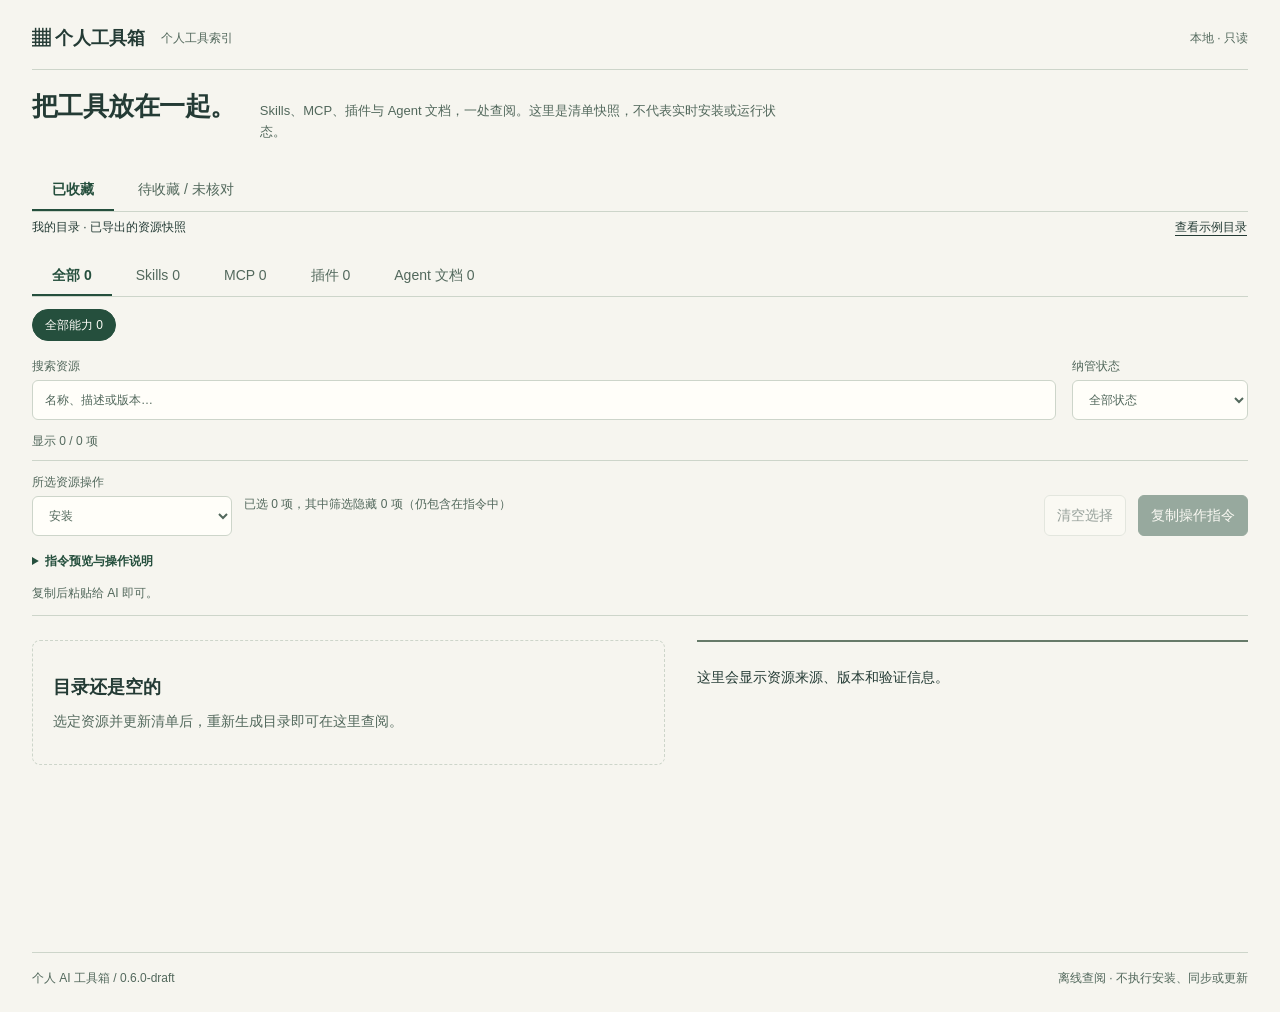
<file: skills/ai-toolbox-sync/catalog/index.html>
<!doctype html>
<html lang="zh-CN"><head><meta charset="utf-8"><meta name="viewport" content="width=device-width,initial-scale=1"><meta http-equiv="Content-Security-Policy" content="default-src 'none'; script-src 'self'; style-src 'self'; base-uri 'none'; form-action 'none'"><title>个人工具箱 · 本地目录</title><link rel="stylesheet" href="style.css"></head>
<body><main><header><span class="brand">▦ 个人工具箱</span><span class="catalog-label">个人工具索引</span><span class="tag">本地 · 只读</span></header><p id="workspace-check" role="status" aria-live="polite" hidden></p><section class="intro"><h1>把工具放在一起。</h1><p>Skills、MCP、插件与 Agent 文档，一处查阅。这里是清单快照，不代表实时安装或运行状态。</p></section><nav class="views" aria-label="收藏范围"><button id="view-collected" type="button" aria-pressed="true" aria-controls="collected-view">已收藏</button><button id="view-pending" type="button" aria-pressed="false" aria-controls="pending-view">待收藏 / 未核对</button></nav><section id="collected-view"><div class="mode"><span id="mode"></span><button id="demo" type="button">查看示例目录</button></div><nav role="tablist" aria-label="资源分类" id="tabs"></nav><div id="categories" role="group" aria-label="能力分类"></div><div class="filters"><label>搜索资源<input id="search" type="search" placeholder="名称、描述或版本…"></label><label>纳管状态<select id="status" aria-label="纳管状态"><option value="all">全部状态</option><option value="managed">已收藏</option><option value="approved">已同意</option><option value="pending">待决定</option><option value="declined">不加入</option><option value="deferred">稍后处理</option><option value="unknown">未知</option></select></label></div><p id="count" role="status" aria-live="polite"></p><section class="operations" aria-label="生成 AI 操作指令"><div class="operation-bar"><label>所选资源操作<select id="operation"><option value="install">安装</option><option value="sync">同步自建资源 / 我的文档</option><option value="check">检查第三方更新</option><option value="update">更新第三方资源</option></select></label><span id="selection-count" role="status"></span><button id="clear-selection" type="button">清空选择</button><button id="copy-operation" type="button">复制操作指令</button></div><details id="operation-disclosure"><summary>指令预览与操作说明</summary><p>跨分类和筛选保留选择；切换示例/真实目录会清空选择。网页只生成文字，不执行安装、同步或更新。</p><textarea id="operation-preview" readonly rows="3" aria-label="AI 操作指令预览"></textarea></details><p id="operation-notice" role="status"></p></section><section id="panel" role="tabpanel" tabindex="0"><div id="list"></div><aside id="detail" aria-label="资源详情"></aside></section></section><section id="pending-view" hidden><p>本机发现快照 · 待收藏与收藏状态未核对的资源。勾选只生成收集指令。</p><div id="pending-empty" class="empty"><h2>尚未载入本机盘点</h2><p>请让 AI 使用 $ai-toolbox-sync 生成包含收藏与盘点快照的本机工作台。发现文件留在本机，不进入共享清单。</p></div><div id="pending-content" hidden><section class="inventory-meta" aria-label="盘点概要"><p id="pending-stats"></p><p id="pending-date"></p><details class="scope-note"><summary>扫描范围与状态说明</summary><p>这是本机发现快照，不是正式收藏目录。文件存在、安装记录和缓存均不证明宿主已加载；来源元数据仍须在收集前核实。</p><div id="pending-scope"></div><div id="pending-warnings"></div><p>只覆盖指定目录与 Codex MCP 配置名称；其他宿主、外部链接目标、插件内未声明的 MCP 等不保证发现。已明确对应本机收藏绑定的资源已排除；其余收藏状态仍需核对，不按名称猜测。</p></details></section>
<section class="inventory-tools" aria-label="筛选与批量选择"><div class="filters"><label>搜索项目或组件<input id="pending-query" type="search" placeholder="名称、项目或来源…"></label><label>资源类型<select id="pending-kind"><option value="all">全部类型</option><option value="skill">Skill</option><option value="mcp">MCP</option><option value="plugin">插件</option></select></label></div><div class="selection-bar"><p id="pending-selection" aria-live="polite"></p><button id="pending-select-visible" type="button">勾选当前显示组件</button><button id="pending-clear" type="button">清空选择</button></div></section>
<section class="inventory-workspace" aria-label="资源选择与收集提示词"><div id="pending-list" aria-label="来源项目与组件"></div><aside class="prompt-panel" aria-label="收集提示词"><h2>交给 AI，继续收集。</h2><p>勾选不会写入收藏清单。发送提示词后，AI 才会核实所选资源并按流程收集。</p><label for="pending-prompt">完整收集提示词</label><textarea id="pending-prompt" readonly placeholder="先从左侧勾选资源，这里会生成包含所选范围与收集步骤的完整提示词。"></textarea><button id="pending-copy" type="button" disabled>复制完整提示词</button><p id="pending-notice" role="status"></p><small>跨筛选保留勾选；关闭或刷新页面会清空选择。</small></aside></section>
</div></section><footer>个人 AI 工具箱 / 0.6.0-draft<span>离线查阅 · 不执行安装、同步或更新</span></footer><noscript>请启用 JavaScript 以查看本地目录。</noscript></main><script src="data.js"></script><script src="demo-data.js"></script><script src="model.js"></script><script src="inventory-model.js"></script><script src="inventory-app.js"></script><script src="discovery-data.js"></script><script src="app.js"></script></body></html>
</file>
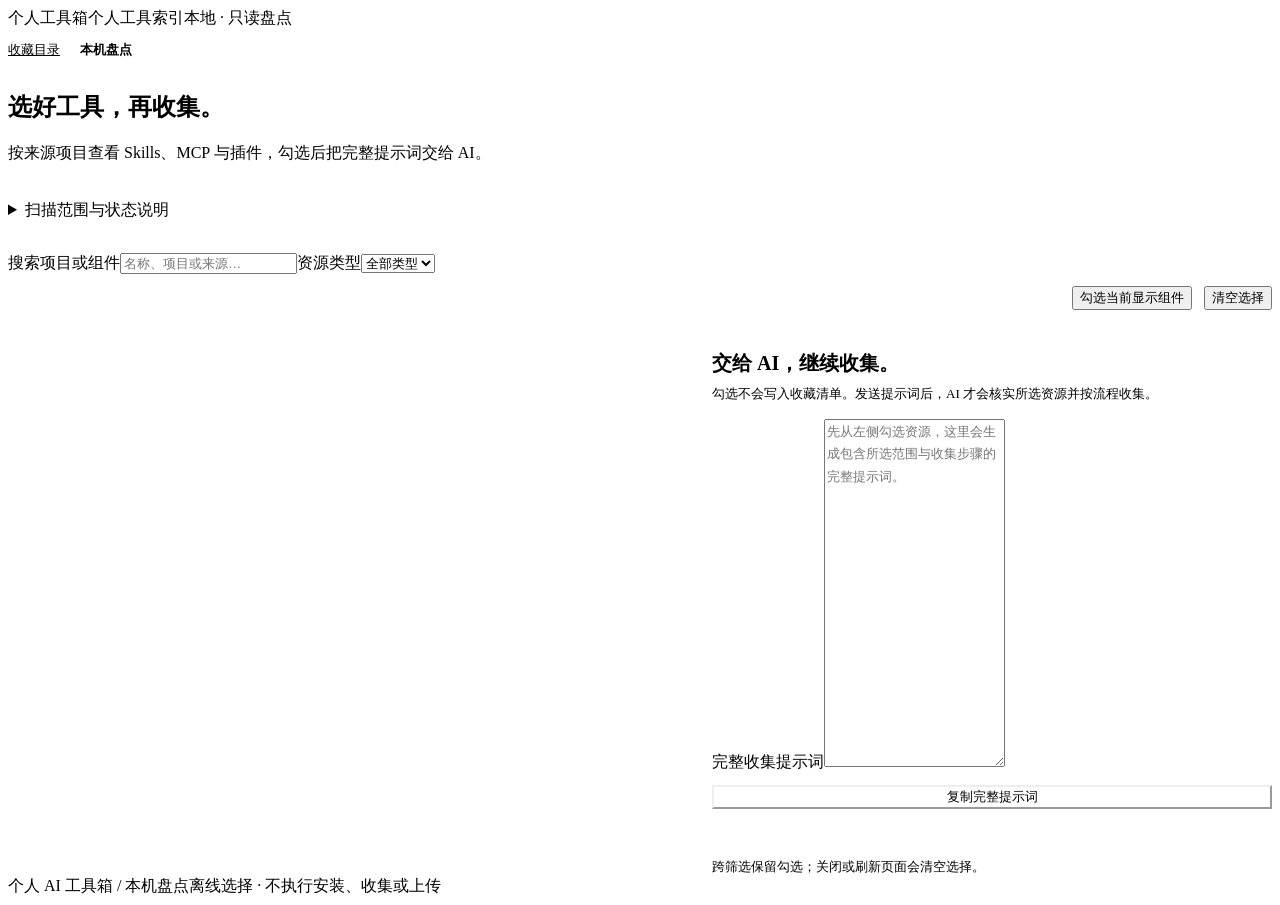
<file: skills/ai-toolbox-sync/catalog/inventory.html>
<!doctype html>
<html lang="zh-CN"><head><meta charset="utf-8"><meta name="viewport" content="width=device-width,initial-scale=1">
<meta http-equiv="Content-Security-Policy" content="default-src 'none'; script-src 'unsafe-inline'; style-src 'unsafe-inline'; connect-src 'none'; img-src 'none'; base-uri 'none'; form-action 'none'">
<title>个人工具箱 · 本机盘点</title><style>/* INVENTORY_BASE_STYLE */
/* 与收藏目录共用视觉变量；盘点页仅定义自身的布局。 */
.intro p{max-width:64ch}.page-links{display:flex;gap:20px;padding:12px 0;border-bottom:1px solid var(--line);font-size:13px}.page-links a{color:var(--muted)}.page-links [aria-current]{color:var(--green);font-weight:700;text-decoration:none}.inventory-meta{padding:16px 0}.inventory-meta p{margin:0 0 4px;font-size:12px;color:var(--muted);overflow-wrap:anywhere}#stats{font-size:13px;color:var(--ink);font-variant-numeric:tabular-nums}.scope-note{max-width:90ch}.scope-note div p{margin:4px 0}#warnings{max-height:240px;overflow:auto}.inventory-tools{border-block:1px solid var(--line);padding:16px 0;margin:0 0 24px}.inventory-tools .filters{margin:0}.selection-bar{display:flex;align-items:center;gap:12px;flex-wrap:wrap;margin-top:12px}#selection{margin:0 auto 0 0;font-size:12px;color:var(--muted);font-variant-numeric:tabular-nums}.inventory-workspace{display:grid;grid-template-columns:minmax(0,1.2fr) minmax(320px,1fr);gap:32px;align-items:start}#list{gap:0}#list article{padding:16px 0;border-top:1px solid var(--line);min-width:0}#list article:first-child{border-top:2px solid #667a69}#list article>label,.inventory-component>label{display:flex;gap:12px;align-items:center;min-height:44px;cursor:pointer;color:var(--ink);font-size:14px}#list article>label strong{font-size:16px;line-height:1.45;overflow-wrap:anywhere}input[type=checkbox]{flex:0 0 auto;width:20px;height:20px;padding:0;margin:0;accent-color:var(--green);cursor:pointer}#list article>p{margin:0 0 4px 32px;font-size:12px;color:var(--muted);overflow-wrap:anywhere}#list article>small{display:block;margin-left:32px;color:var(--muted);font-size:12px}#list article>details{margin-left:32px}.inventory-component{padding:8px 0;border-top:1px solid var(--line);min-width:0}.inventory-component label span{overflow-wrap:anywhere}.inventory-component p{margin:0 0 4px 32px;overflow-wrap:anywhere;font-size:12px;color:var(--muted)}.prompt-panel{position:sticky;top:24px}.prompt-panel h2{font-size:20px;margin:0 0 8px}.prompt-panel>p{font-size:13px;color:var(--muted);margin:8px 0 16px}.prompt-panel label{margin-bottom:8px}#prompt{min-height:280px;height:38vh;max-height:480px;line-height:1.7;white-space:pre-wrap;overflow-wrap:anywhere}#copy{background:var(--green);color:var(--surface);border-color:var(--green);width:100%;margin-top:12px}#copy:hover:not(:disabled){background:#183b2c}#notice{font-size:12px;color:var(--muted);overflow-wrap:anywhere;min-height:24px}button:disabled{opacity:1;color:var(--muted);background:var(--paper)!important;border-color:var(--line)!important}#copy:disabled{color:var(--muted)}button,input,select,textarea{scroll-margin-block:24px}*{scrollbar-color:#92a992 var(--surface)}h1,h2{text-wrap:balance}
@media(max-width:900px){.inventory-workspace{grid-template-columns:minmax(0,1fr) minmax(280px,.9fr);gap:24px}.prompt-panel{top:16px}}
@media(max-width:700px){.inventory-workspace{grid-template-columns:minmax(0,1fr);gap:24px}.prompt-panel{position:static}.inventory-tools{margin-bottom:16px}.selection-bar{gap:8px}#selection{flex-basis:100%}.selection-bar button{flex:1;min-height:44px}.inventory-tools .filters{grid-template-columns:minmax(0,1fr) 116px;gap:8px}#prompt{height:280px;max-height:none}#copy{min-height:44px}.page-links{gap:16px}#list article>details{margin-left:0}.inventory-component p{margin-left:32px}}
@media(max-height:650px){.prompt-panel{position:static}}
</style></head><body><main>
<header><span class="brand">个人工具箱</span><span class="catalog-label">个人工具索引</span><span class="tag">本地 · 只读盘点</span></header>
<nav class="page-links" aria-label="工具箱页面"><a href="__CATALOG_URI__">收藏目录</a><a href="#" aria-current="page">本机盘点</a></nav>
<section class="intro"><h1>选好工具，再收集。</h1><p>按来源项目查看 Skills、MCP 与插件，勾选后把完整提示词交给 AI。</p></section>
<section class="inventory-meta" aria-label="盘点概要"><p id="stats"></p><p id="date"></p><details class="scope-note"><summary>扫描范围与状态说明</summary><p>这是本机发现快照，不是正式收藏目录。文件存在、安装记录和缓存均不证明宿主已加载；来源元数据仍须在收集前核实。</p><div id="scope"></div><div id="warnings"></div><p>只覆盖指定目录与 Codex MCP 配置名称；其他宿主、外部链接目标、插件内未声明的 MCP 等不保证发现。收藏状态在执行收集时核对，当前统一为未核对。</p></details></section>
<section class="inventory-tools" aria-label="筛选与批量选择"><div class="filters"><label>搜索项目或组件<input id="query" type="search" placeholder="名称、项目或来源…"></label><label>资源类型<select id="kind"><option value="all">全部类型</option><option value="skill">Skill</option><option value="mcp">MCP</option><option value="plugin">插件</option></select></label></div><div class="selection-bar"><p id="selection" aria-live="polite"></p><button id="select-visible" type="button">勾选当前显示组件</button><button id="clear" type="button">清空选择</button></div></section>
<section class="inventory-workspace" aria-label="资源选择与收集提示词"><div id="list" aria-label="来源项目与组件"></div><aside class="prompt-panel" aria-label="收集提示词"><h2>交给 AI，继续收集。</h2><p>勾选不会写入收藏清单。发送提示词后，AI 才会核实所选资源并按流程收集。</p><label for="prompt">完整收集提示词</label><textarea id="prompt" readonly placeholder="先从左侧勾选资源，这里会生成包含所选范围与收集步骤的完整提示词。"></textarea><button id="copy" type="button" disabled>复制完整提示词</button><p id="notice" role="status"></p><small>跨筛选保留勾选；关闭或刷新页面会清空选择。</small></aside></section>
<footer><span>个人 AI 工具箱 / 本机盘点</span><span>离线选择 · 不执行安装、收集或上传</span></footer><noscript>请启用 JavaScript 以查看盘点列表与生成提示词。</noscript></main>
<script>/* INVENTORY_MODEL */</script><script>
/* INVENTORY_APP */
InventoryApp.mount(/* INVENTORY_DATA */);
</script></body></html>
</file>
<file: skills/ai-toolbox-sync/catalog/style.css>
/* 保留米色/深绿色身份；4px 间距节奏，优先资源操作。 */
:root{--paper:#f6f5ef;--surface:#fffef9;--ink:#243b35;--muted:#52685c;--line:#cdd5ca;--green:#254f3d;--selected:#edf2e9;--focus:#95661f}
*{box-sizing:border-box}body{margin:0;background:var(--paper);color:var(--ink);font:14px/1.6 "Segoe UI","Microsoft YaHei",sans-serif}::selection{background:#c8ddc8;color:#173d2c}main{max-width:1280px;margin:auto;padding:24px 32px}header,.mode,footer{display:flex;align-items:center;gap:16px}header{padding-bottom:16px;border-bottom:1px solid var(--line)}.brand{font-size:18px;font-weight:700}.catalog-label{font-size:12px;color:var(--muted)}.tag{margin-left:auto;font-size:12px;color:var(--muted)}
.intro{display:flex;align-items:baseline;gap:24px;padding:20px 0 16px}.intro h1{font-size:26px;line-height:1.3;letter-spacing:-.02em;margin:0;font-weight:650;flex-shrink:0}.intro p{margin:0;color:var(--muted);max-width:72ch;font-size:13px}.mode{justify-content:space-between;font-size:12px;flex-wrap:wrap}.mode span{min-width:0;overflow-wrap:anywhere}
button,input,select,textarea{font:inherit;color:inherit}button,summary{cursor:pointer}button{min-height:40px;border:1px solid var(--line);border-radius:6px;background:var(--surface);padding:8px 12px;font-weight:500}button:hover:not(:disabled){background:var(--selected);border-color:#92a992}button:disabled{opacity:.45;cursor:not-allowed}button:focus-visible,input:focus-visible,select:focus-visible,a:focus-visible,textarea:focus-visible,summary:focus-visible,[tabindex]:focus-visible{outline:3px solid var(--focus);outline-offset:3px}.mode button{background:transparent;border-color:transparent;font-size:12px;text-decoration:underline;text-underline-offset:4px;min-height:32px;padding:4px 0}
nav{display:flex;gap:4px;border-bottom:1px solid var(--line);margin-top:12px}nav button{border:0;border-radius:0;background:transparent;color:var(--muted);padding:8px 20px;border-bottom:2px solid transparent}nav button[aria-selected=true]{border-color:var(--green);color:var(--green);font-weight:700}#categories{display:flex;flex-wrap:wrap;gap:8px;margin:12px 0}#categories button{border-radius:20px;padding:4px 12px;font-size:12px;min-height:32px;background:transparent}#categories button[aria-pressed=true]{background:var(--green);color:var(--surface);border-color:var(--green)}
.filters{display:grid;grid-template-columns:minmax(0,1fr) 176px;gap:16px;margin-top:16px}label{display:grid;gap:4px;font-size:12px;color:var(--muted);min-width:0}input,select{min-width:0;width:100%;height:40px;border:1px solid var(--line);border-radius:6px;padding:8px 12px;background:var(--surface);caret-color:var(--green)}input::placeholder{color:var(--muted)}#count{font-size:12px;color:var(--muted);margin:12px 0 8px;font-variant-numeric:tabular-nums}
.operations{border-block:1px solid var(--line);padding:12px 0;margin:0 0 24px}.operation-bar{display:grid;grid-template-columns:200px minmax(0,1fr) auto auto;gap:12px;align-items:end}.operation-bar label{gap:4px}.operation-bar #selection-count{font-size:12px;color:var(--muted);align-self:center;overflow-wrap:anywhere;font-variant-numeric:tabular-nums}#copy-operation,.copy{background:var(--green);border-color:var(--green);color:var(--surface)}#copy-operation:hover:not(:disabled),.copy:hover{background:#183b2c;color:var(--surface)}details{margin-top:8px}summary{width:fit-content;max-width:100%;padding:8px 0;font-size:12px;font-weight:600;color:var(--green);min-height:36px}details p,#operation-notice,.copy-notice{font-size:12px;color:var(--muted);margin:4px 0 8px}#operation-notice{margin:4px 0 0}textarea{display:block;width:100%;min-width:0;resize:vertical;min-height:96px;border:1px solid var(--line);border-radius:6px;padding:12px;background:var(--surface);font-size:13px;line-height:1.6;caret-color:var(--green);scrollbar-color:#92a992 var(--surface)}
#panel{display:grid;grid-template-columns:minmax(0,1.15fr) minmax(0,1fr);gap:32px;align-items:start;min-height:280px}#list{display:grid;align-content:start;gap:8px;min-width:0}.resource-row{display:grid;grid-template-columns:40px minmax(0,1fr);align-items:center}.resource-row input[type=checkbox]{width:24px;height:24px;margin:8px;padding:0;accent-color:var(--green);cursor:pointer}.resource{width:100%;text-align:left;background:transparent;border:1px solid var(--line);border-radius:8px;padding:16px;display:grid;gap:4px;overflow-wrap:anywhere;min-width:0}.resource[aria-pressed=true]{border-color:var(--green);background:var(--selected)}.resource strong{font-size:16px;line-height:1.4}.resource small{font-size:12px;color:var(--muted);font-weight:400}.resource span{font-size:13px;font-weight:400;color:var(--muted)}aside{border-top:2px solid #667a69;padding:16px 0;min-width:0;overflow-wrap:anywhere}aside h2{font-size:22px;line-height:1.35;margin:0 0 16px}h3{font-size:13px;margin:20px 0 8px}aside p{margin:8px 0 12px;max-width:72ch}aside small{color:var(--muted)}dl{display:grid;grid-template-columns:88px minmax(0,1fr);column-gap:16px;row-gap:12px;margin:24px 0;font-size:13px}dt{color:var(--muted)}dd{margin:0;overflow-wrap:anywhere;font-variant-numeric:tabular-nums}a{color:var(--green);text-underline-offset:3px}.copy{margin-top:8px}.empty{padding:32px 20px;border:1px dashed var(--line);border-radius:8px;color:var(--muted)}.empty h2{font-size:18px;color:var(--ink);margin:0 0 8px}.empty p{margin:0}footer{justify-content:space-between;flex-wrap:wrap;border-top:1px solid var(--line);margin-top:32px;padding-top:16px;font-size:12px;color:var(--muted)}
@media(max-width:900px){.intro{display:block}.intro p{margin-top:8px}.operation-bar{grid-template-columns:minmax(0,1fr) auto auto}.operation-bar #selection-count{grid-column:1/-1;grid-row:2}#panel{gap:24px}}
@media(max-width:650px){main{padding:16px}.catalog-label{display:none}header{gap:8px}.intro{padding:16px 0}.intro h1{font-size:24px}.mode{gap:4px}nav{gap:0}nav button{flex:1;min-width:0;padding:8px 4px;font-size:13px;min-height:44px}.filters{grid-template-columns:minmax(0,1fr) 124px;gap:8px}.operation-bar{grid-template-columns:minmax(0,1fr) minmax(0,1fr);gap:8px}.operation-bar label{grid-column:1/-1}.operation-bar #selection-count{grid-row:auto;grid-column:1/-1}.operation-bar button{min-height:44px;padding:8px}#categories button{min-height:36px}#panel{grid-template-columns:minmax(0,1fr);gap:24px}.operations{margin-bottom:16px}.resource{padding:12px}.resource-row{grid-template-columns:40px minmax(0,1fr)}aside{padding-top:16px}footer{gap:4px}dl{grid-template-columns:80px minmax(0,1fr);gap:12px}}

[hidden]{display:none!important}.views button[aria-pressed=true]{border-color:var(--green);color:var(--green);font-weight:700}
/* 与收藏目录共用视觉变量；盘点页仅定义自身的布局。 */
.inventory-page-links{display:flex;gap:20px;padding:12px 0;border-bottom:1px solid var(--line);font-size:13px}.inventory-page-links a{color:var(--muted)}.inventory-page-links [aria-current]{color:var(--green);font-weight:700;text-decoration:none}.inventory-meta{padding:16px 0}.inventory-meta p{margin:0 0 4px;font-size:12px;color:var(--muted);overflow-wrap:anywhere}#pending-stats{font-size:13px;color:var(--ink);font-variant-numeric:tabular-nums}.scope-note{max-width:90ch}.scope-note div p{margin:4px 0}#pending-warnings{max-height:240px;overflow:auto}.inventory-tools{border-block:1px solid var(--line);padding:16px 0;margin:0 0 24px}.inventory-tools .filters{margin:0}.selection-bar{display:flex;align-items:center;gap:12px;flex-wrap:wrap;margin-top:12px}#pending-selection{margin:0 auto 0 0;font-size:12px;color:var(--muted);font-variant-numeric:tabular-nums}.inventory-workspace{display:grid;grid-template-columns:minmax(0,1.2fr) minmax(320px,1fr);gap:32px;align-items:start}#pending-list{gap:0}#pending-list article{padding:16px 0;border-top:1px solid var(--line);min-width:0}#pending-list article:first-child{border-top:2px solid #667a69}#pending-list article>label,.inventory-component>label{display:flex;gap:12px;align-items:center;min-height:44px;cursor:pointer;color:var(--ink);font-size:14px}#pending-list article>label strong{font-size:16px;line-height:1.45;overflow-wrap:anywhere}input[type=checkbox]{flex:0 0 auto;width:20px;height:20px;padding:0;margin:0;accent-color:var(--green);cursor:pointer}#pending-list article>p{margin:0 0 4px 32px;font-size:12px;color:var(--muted);overflow-wrap:anywhere}#pending-list article>small{display:block;margin-left:32px;color:var(--muted);font-size:12px}#pending-list article>details{margin-left:32px}.inventory-component{padding:8px 0;border-top:1px solid var(--line);min-width:0}.inventory-component label span{overflow-wrap:anywhere}.inventory-component p{margin:0 0 4px 32px;overflow-wrap:anywhere;font-size:12px;color:var(--muted)}.prompt-panel{position:sticky;top:24px}.prompt-panel h2{font-size:20px;margin:0 0 8px}.prompt-panel>p{font-size:13px;color:var(--muted);margin:8px 0 16px}.prompt-panel label{margin-bottom:8px}#pending-prompt{min-height:280px;height:38vh;max-height:480px;line-height:1.7;white-space:pre-wrap;overflow-wrap:anywhere}#pending-copy{background:var(--green);color:var(--surface);border-color:var(--green);width:100%;margin-top:12px}#pending-copy:hover:not(:disabled){background:#183b2c}#pending-notice{font-size:12px;color:var(--muted);overflow-wrap:anywhere;min-height:24px} #pending-view button:disabled{opacity:1;color:var(--muted);background:var(--paper)!important;border-color:var(--line)!important}#pending-copy:disabled{color:var(--muted)}#pending-view :is(button,input,select,textarea){scroll-margin-block:24px}#pending-view *{scrollbar-color:#92a992 var(--surface)}#pending-view h2{text-wrap:balance}
@media(max-width:900px){.inventory-workspace{grid-template-columns:minmax(0,1fr) minmax(280px,.9fr);gap:24px}.prompt-panel{top:16px}}
@media(max-width:700px){.inventory-workspace{grid-template-columns:minmax(0,1fr);gap:24px}.prompt-panel{position:static}.inventory-tools{margin-bottom:16px}.selection-bar{gap:8px}#pending-selection{flex-basis:100%}.selection-bar button{flex:1;min-height:44px}.inventory-tools .filters{grid-template-columns:minmax(0,1fr) 116px;gap:8px}#pending-prompt{height:280px;max-height:none}#pending-copy{min-height:44px}.inventory-page-links{gap:16px}#pending-list article>details{margin-left:0}.inventory-component p{margin-left:32px}}
@media(max-height:650px){.prompt-panel{position:static}}
</file>
